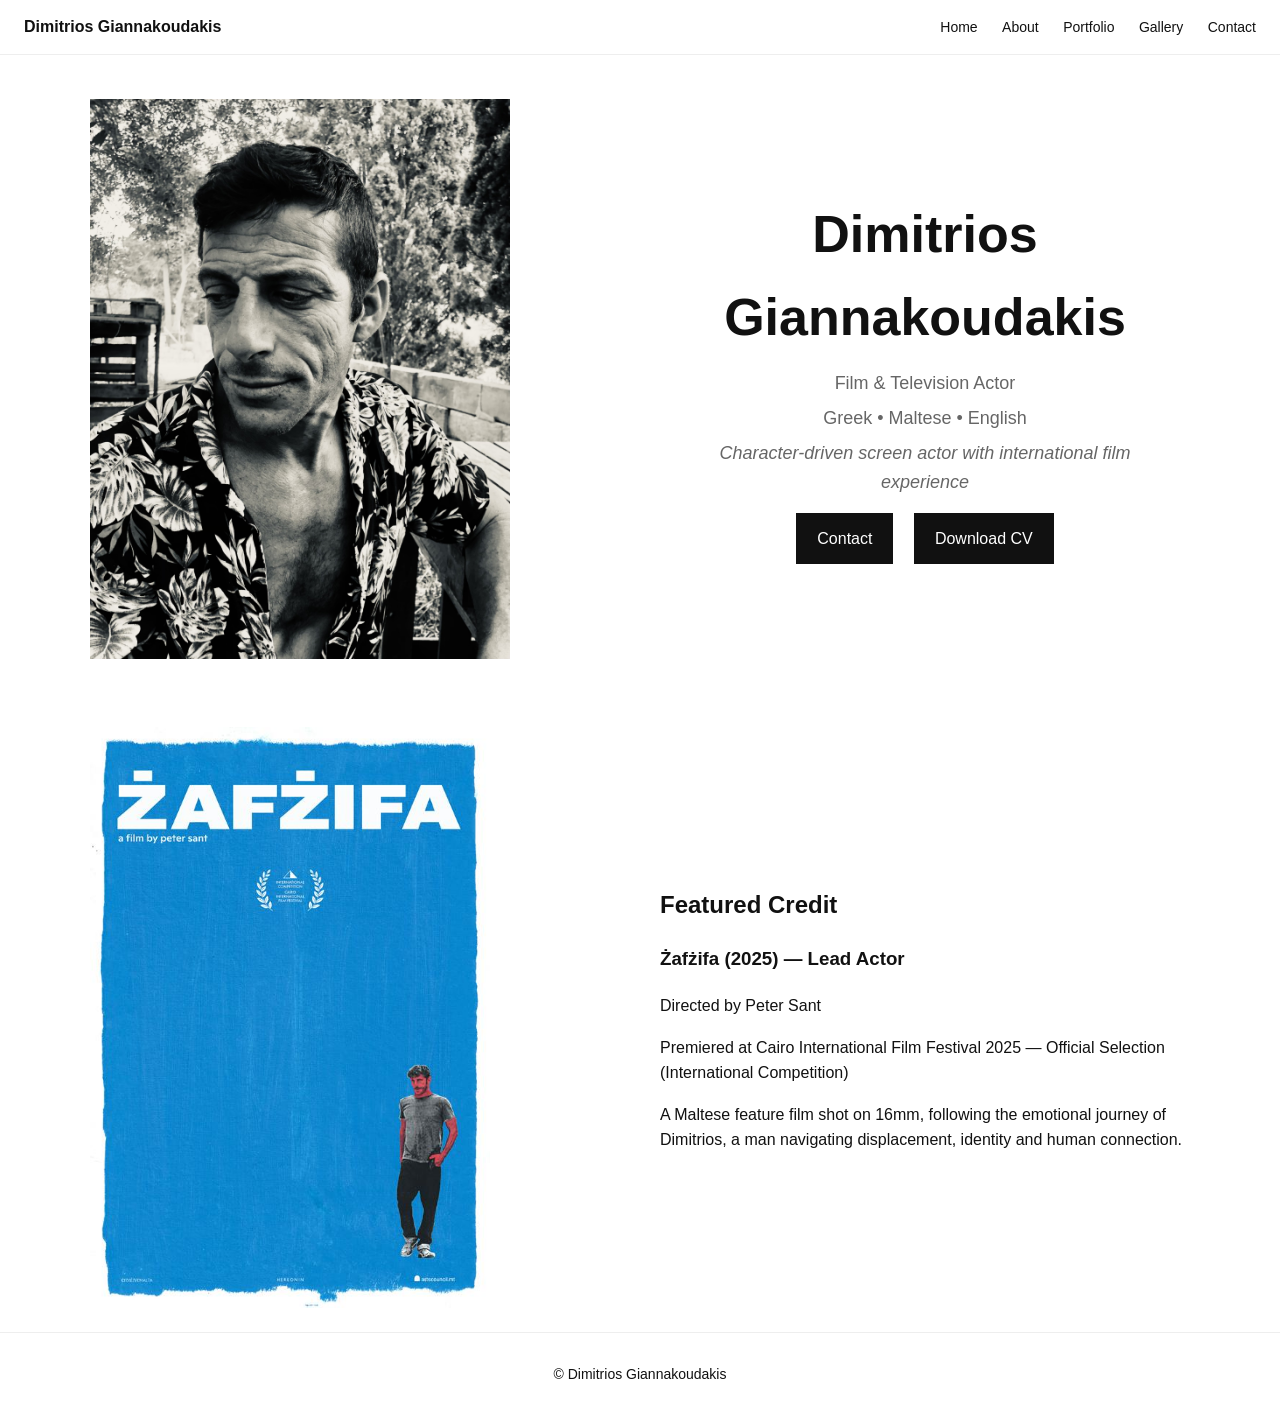
<file: index.html>
<!DOCTYPE html>
<html>
<head>
  <title>Dimitrios Giannakoudakis</title>

  <!-- MOBILE VIEW -->
<meta name="viewport" content="width=device-width, initial-scale=1.0">
 
    <link rel="stylesheet" href="style.css">
</head>

<body>

<nav>
  <div><strong>Dimitrios Giannakoudakis</strong></div>
  <div>
    <a href="index.html">Home</a>
    <a href="about.html">About</a>
    <a href="portfolio.html">Portfolio</a>
    <a href="gallery.html">Gallery</a>
    <a href="contact.html">Contact</a>
  </div>
</nav>

<!-- HERO SECTION -->
<div class="container featured">

  <!-- LEFT: HEADSHOT -->
<div class="profile">
  <img src="images/profile.jpg" alt="Headshot">
</div>

  <!-- RIGHT: IDENTITY -->
  <div class="hero">
    <h1>Dimitrios Giannakoudakis</h1>
    <p>Film & Television Actor</p>
    <p>Greek • Maltese • English</p>

    <p><em>Character-driven screen actor with international film experience</em></p>

    <a class="btn primary" href="contact.html">Contact</a>
    <a class="btn primary" href="dimitrioscv.pdf" download>
    Download CV
</a>
  </div>

</div>

<!-- FEATURED CREDIT -->
<section class="container featured">

  <div class="film">
    <img src="images/zafzifa.jpg" alt="Zafzifa">
  </div>

  <div>
    <h2>Featured Credit</h2>
    <h3>Żafżifa (2025) — Lead Actor</h3>
    <p>Directed by Peter Sant</p>
    <p>Premiered at Cairo International Film Festival 2025 — Official Selection (International Competition)</p>
    <p>A Maltese feature film shot on 16mm, following the emotional journey of Dimitrios, a man navigating displacement, identity and human connection.
    </p>
  </div>

</section>

<footer>
  © Dimitrios Giannakoudakis
</footer>

</body>
</html>
</file>
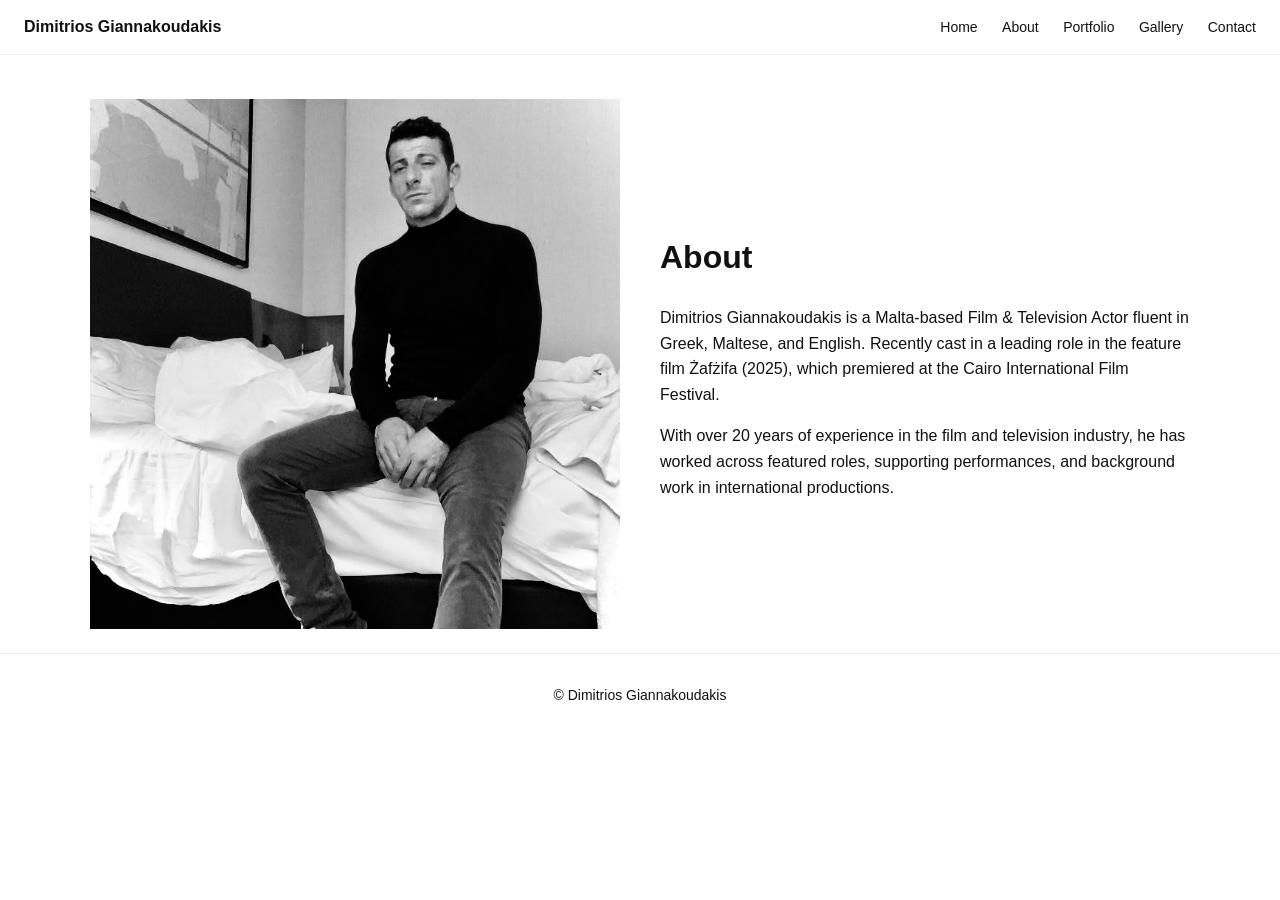
<file: about.html>
<!DOCTYPE html>
<html>
<head>
  <title>About - Dimitrios Giannakoudakis</title>
  <meta name="viewport" content="width=device-width, initial-scale=1.0">
  <link rel="stylesheet" href="style.css">
</head>

<body>

<nav>
  <div><strong>Dimitrios Giannakoudakis</strong></div>
  <div>
    <a href="index.html">Home</a>
    <a href="about.html">About</a>
    <a href="portfolio.html">Portfolio</a>
    <a href="gallery.html">Gallery</a>
    <a href="contact.html">Contact</a>
  </div>
</nav>

<div class="container featured">
  <img src="images/cairo.jpeg" alt="cairo">
  <div>
    <h1>About</h1>
    <p>
      Dimitrios Giannakoudakis is a Malta-based Film & Television Actor fluent in Greek, Maltese, and English. Recently cast in a leading role in the feature film Żafżifa (2025), which premiered at the Cairo International Film Festival.
    </p>

    <p>
      With over 20 years of experience in the film and television industry, he has worked across featured roles, supporting performances, and background work in international productions.
    </p>
  </div>
</div>

<footer>© Dimitrios Giannakoudakis</footer>

</body>
</html>
</file>
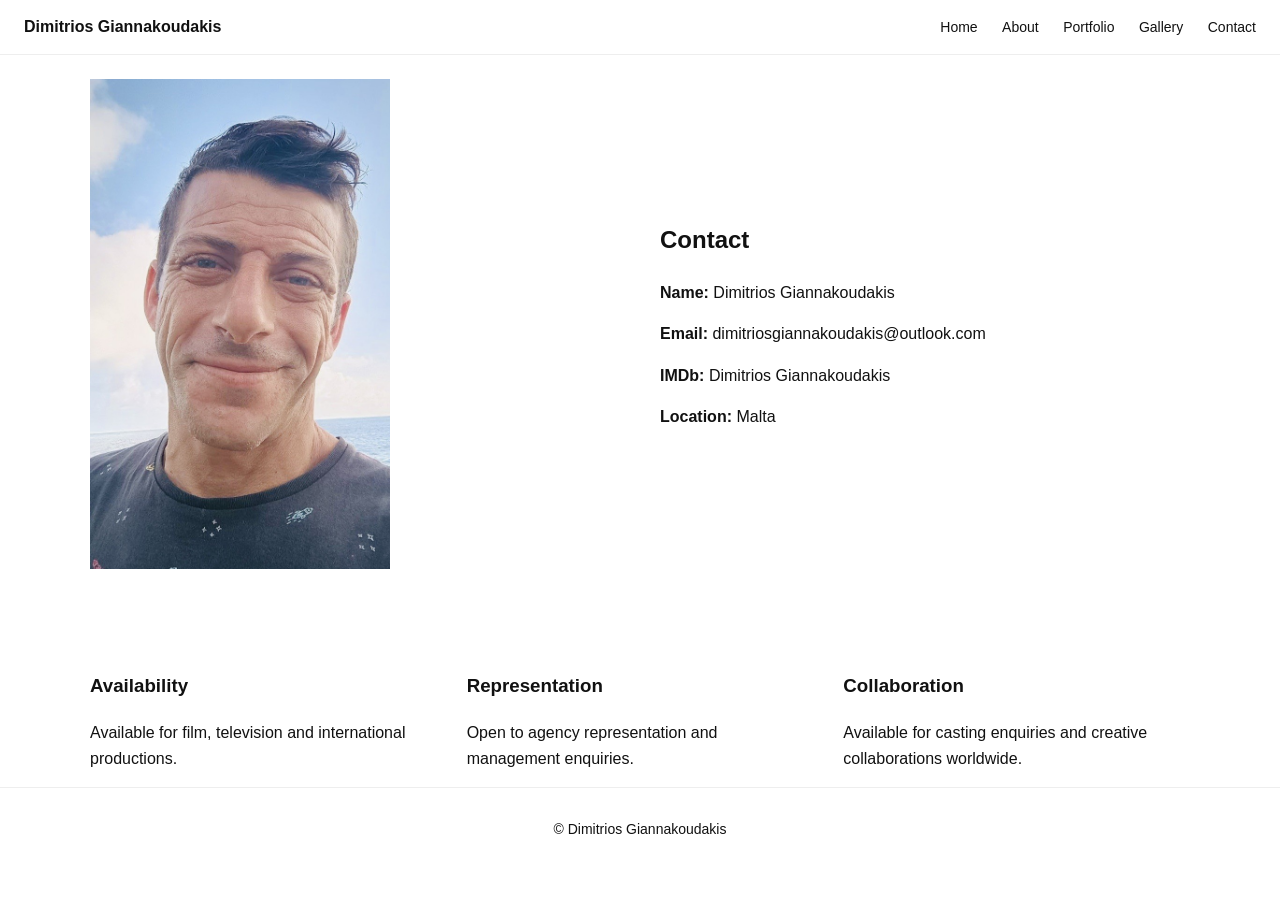
<file: contact.html>
<!DOCTYPE html>
<html>
<head>
  <title>Contact</title>
<meta name="viewport" content="width=device-width, initial-scale=1.0">
  <link rel="stylesheet" href="style.css">
</head>

<body>

<nav>
  <div><strong>Dimitrios Giannakoudakis</strong></div>
  <div>
    <a href="index.html">Home</a>
    <a href="about.html">About</a>
    <a href="portfolio.html">Portfolio</a>
    <a href="gallery.html">Gallery</a>
    <a href="contact.html">Contact</a>
  </div>
</nav>

<div class="container contact">

<!-- LEFT: PHOTO -->
    <div class="contact-photo">
        <img src="images/contactc.jpg" alt="Dimitrios Giannakoudakis">
    </div>

<!-- RIGHT: CONTACT INFO -->
    <div class="contact-info">
        <h2>Contact</h2>

<p><strong>Name:</strong> Dimitrios Giannakoudakis</p>
<p><strong>Email:</strong><a href="mailto:dimitriosgiannakoudakis@outlook.com">
    dimitriosgiannakoudakis@outlook.com
  </a></p>
<p><strong>IMDb:</strong><a href="https://www.imdb.com/name/nm6371882/"target="_blank"> Dimitrios Giannakoudakis</a></p>
<p><strong>Location:</strong> Malta</p>
  </div>

</div>

    <!-- CONTACT FOOTER BLOCK (OUTSIDE GRID) -->
<div class="contact-footer">

    <div class="contact-block">
        <h3>Availability</h3>
        <p>Available for film, television and international productions.</p>
    </div>

    <div class="contact-block">
        <h3>Representation</h3>
        <p>Open to agency representation and management enquiries.</p>
    </div>

    <div class="contact-block">
        <h3>Collaboration</h3>
        <p>Available for casting enquiries and creative collaborations worldwide.</p>
    </div>

</div>

<footer>
    © Dimitrios Giannakoudakis
</footer>

</body>
</html>
</file>
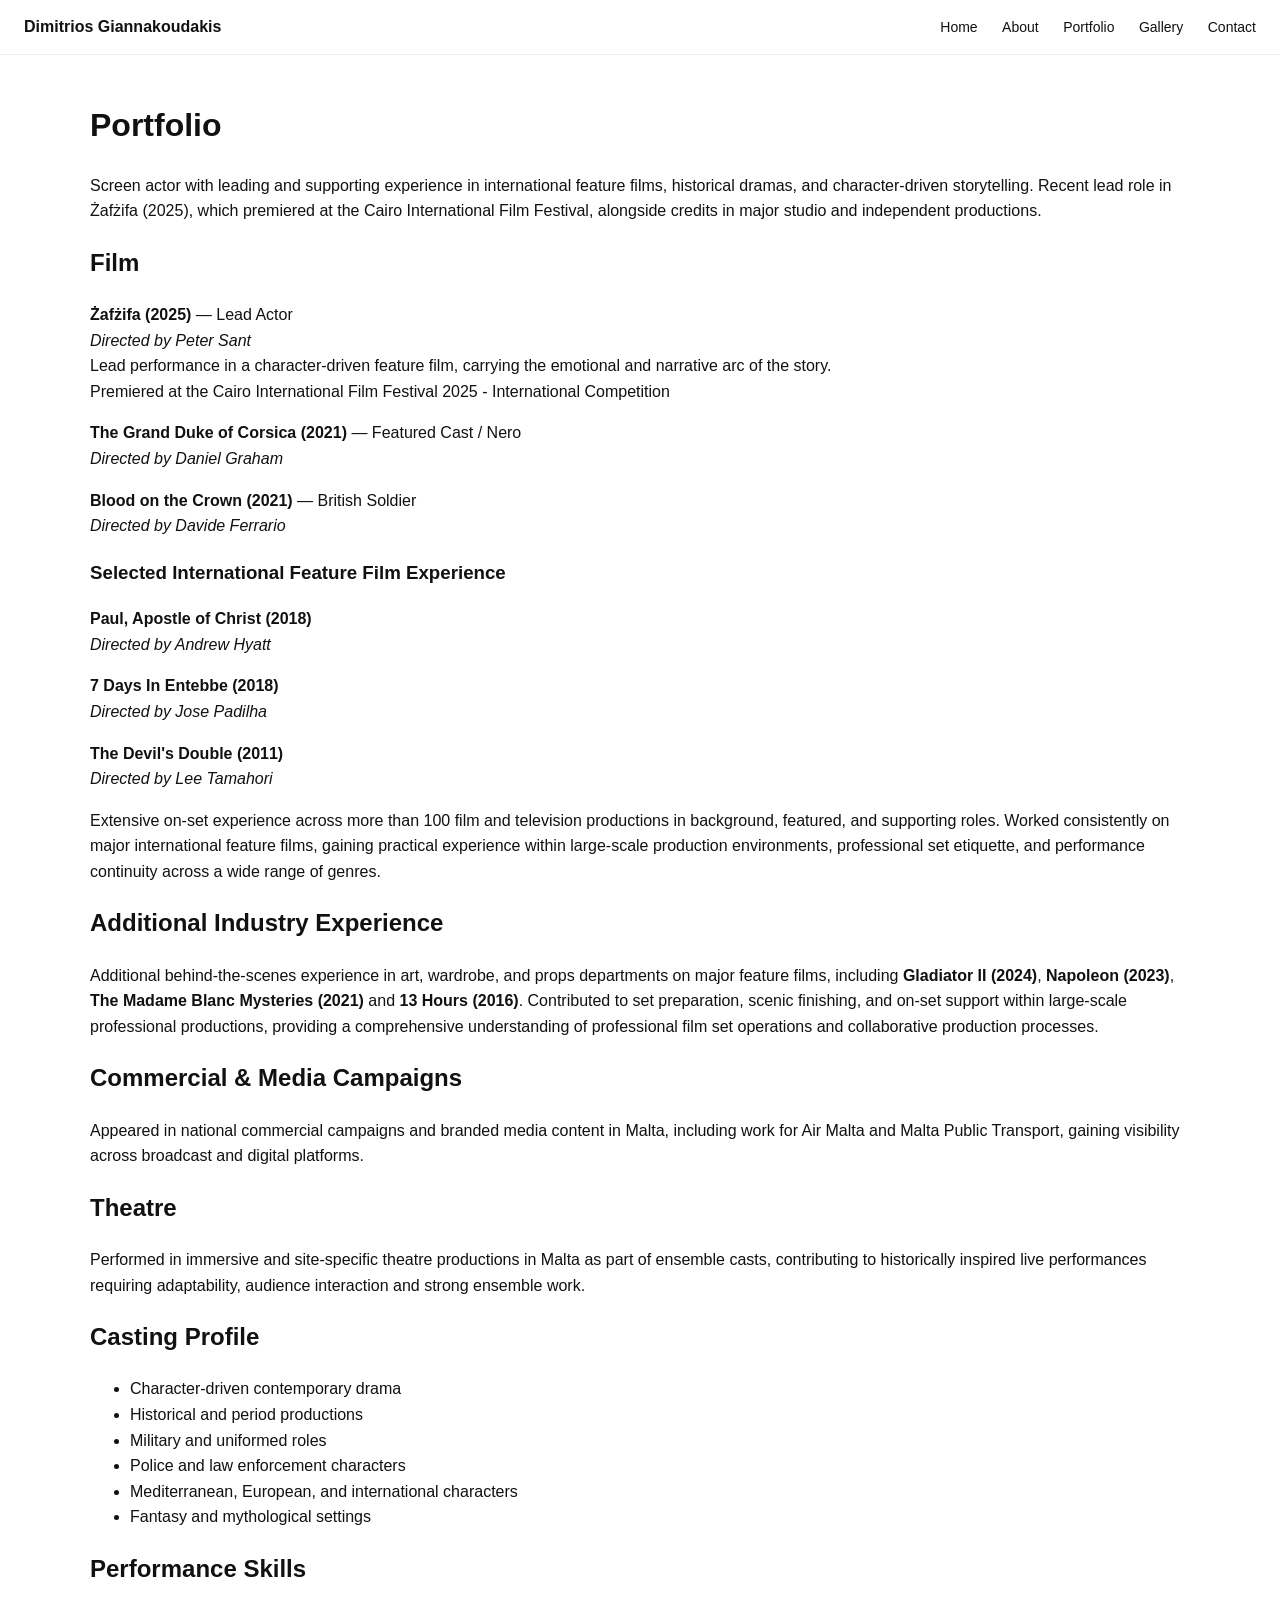
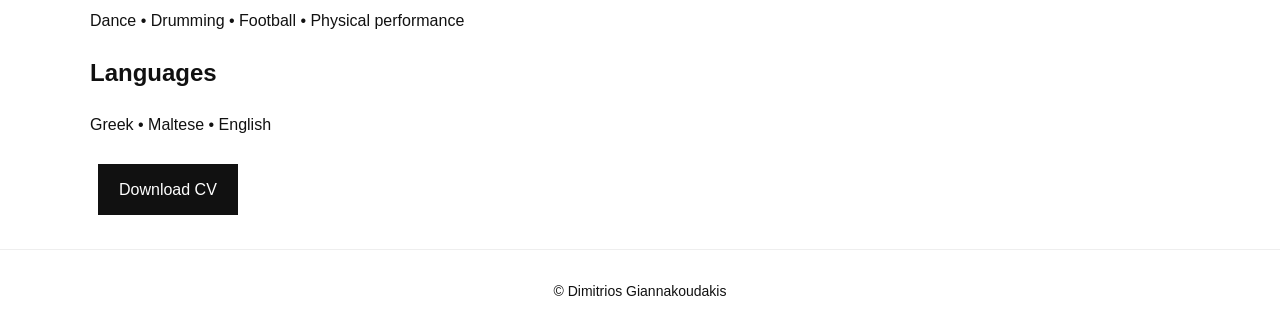
<file: portfolio.html>
<!DOCTYPE html>
<html>
<head>
  <title>Portfolio</title>
	<meta name="viewport" content="width=device-width, initial-scale=1.0">
  <link rel="stylesheet" href="style.css">
</head>

<body>

<nav>
  <div><strong>Dimitrios Giannakoudakis</strong></div>
  <div>
    <a href="index.html">Home</a>
    <a href="about.html">About</a>
    <a href="portfolio.html">Portfolio</a>
    <a href="gallery.html">Gallery</a>
    <a href="contact.html">Contact</a>
  </div>
</nav>

<div class="container">

<h1>Portfolio</h1>
<p>Screen actor with leading and supporting experience in international feature films, historical dramas, and character-driven storytelling. Recent lead role in Żafżifa (2025), which premiered at the Cairo International Film Festival, alongside credits in major studio and independent productions.</p>

<h2>Film</h2>

	<p><strong><a href="https://www.imdb.com/title/tt29041988/" 	target="_blank">
  	Żafżifa (2025) </a></strong> — Lead Actor<br>
	<em>Directed by Peter Sant</em><br>
	Lead performance in a character-driven feature film, carrying the 	emotional and narrative arc of the story.<br>
	Premiered at the Cairo International Film Festival 2025 - 	International Competition</p>

	<p><strong><a href="https://www.imdb.com/title/tt8400856/"
	target="_blank">The Grand Duke of Corsica (2021)</a></strong> — 	Featured Cast / Nero<br>
	<em>Directed by Daniel Graham</em></p>

	<p><strong><a href="https://www.imdb.com/title/tt10951288/"
	target="_blank">Blood on the Crown (2021)</a></strong> — British 	Soldier<br>
	<em>Directed by Davide Ferrario</em></p>

<h3>Selected International Feature Film Experience</h3>

	<p><strong><a href="https://www.imdb.com/title/tt7388562/"
	target="_blank">Paul, Apostle of Christ (2018)</a></strong><br>
	<em>Directed by Andrew Hyatt</em></p>

	<p><strong><a href="https://www.imdb.com/title/tt5466186/"
	target="_blank">7 Days In Entebbe (2018)</a></strong><br>
	<em>Directed by Jose Padilha</em></p>

	<p><strong><a href="https://www.imdb.com/title/tt1270262/"
	target="_blank">The Devil's Double (2011)</a></strong><br>
	<em>Directed by Lee Tamahori</em></p>

<p>Extensive on-set experience across more than 100 film and television productions in background, featured, and supporting roles. Worked consistently on major international feature films, gaining practical experience within large-scale production environments, professional set etiquette, and performance continuity across a wide range of genres.</p>

<h2>Additional Industry Experience</h2>
	<p>Additional behind-the-scenes experience in art, wardrobe, and props departments on major feature films, including <strong><a href="https://www.imdb.com/title/tt9218128/"target="_blank">Gladiator II (2024)</a></strong>, <strong><a href="https://www.imdb.com/title/tt13287846/"target="_blank">Napoleon (2023)</a></strong>, <strong><a href="https://www.imdb.com/title/tt15499118/"target="_blank">The Madame Blanc Mysteries (2021)</a></strong> and <strong><a href="https://www.imdb.com/title/tt4172430/"target="_blank">13 Hours (2016)</a></strong>. Contributed to set preparation, scenic finishing, and on-set support within large-scale professional productions, providing a comprehensive understanding of professional film set operations and collaborative production processes.</p>

<h2>Commercial & Media Campaigns</h2>
Appeared in national commercial campaigns and branded media content in Malta, including work for Air Malta and Malta Public Transport, gaining visibility across broadcast and digital platforms.

<h2>Theatre</h2>
<p>Performed in immersive and site-specific theatre productions in Malta as part of ensemble casts, contributing to historically inspired live performances requiring adaptability, audience interaction and strong ensemble work.</p>

<h2>Casting Profile</h2>
<ul>
<li>Character-driven contemporary drama</li>
<li>Historical and period productions</li>
<li>Military and uniformed roles</li>
<li>Police and law enforcement characters</li>
<li>Mediterranean, European, and international characters</li>
<li>Fantasy and mythological settings</li>
</ul>

<h2>Performance Skills</h2>
<p>Dance • Drumming • Football • Physical performance</p>

<h2>Languages</h2>
<p>Greek • Maltese • English</p>

<a class="btn primary" href="dimitrioscv.pdf" download>
    Download CV 
</a>
	
</div>

<footer>© Dimitrios Giannakoudakis</footer>

</body>
</html>
</file>
<file: style.css>
/* ===== BASE ===== */
	body {
  		margin: 0;
  		padding: 0;
  		font-family: Inter, Arial, sans-serif;
 		background: #ffffff;
  		color: #111;
  		line-height: 1.6;
	}

	a {
 		color: inherit;
  		text-decoration: none;
	}

/* ===== LAYOUT ===== */
	.container {
 		max-width: 1100px;
  		margin: 0 auto;
  		padding: 24px 24px; /* reduced from 80px → FIXES BIG GAP */
	}


/* ===== NAV ===== */
	nav {
  		display: flex;
  		justify-content: space-between;
  		align-items: center;
 		padding: 14px 24px; /* reduced for tighter top area */
  		border-bottom: 1px solid #eee;
		}

	nav a {
  		margin-left: 20px;
  		font-size: 14px;
	}

/* ===== HERO ===== */
	.hero {
 		text-align: center;
		  padding: 40px 24px; /* reduced from 120px → FIXES MAIN GAP */
	}

	.hero h1 {
  		font-size: 52px;
  		margin: 10px 0;
	}

	.hero p {
 		font-size: 18px;
  		color: #666;
 		margin: 6px 0; /* tighter spacing */
	}

/* ===== BUTTONS ===== */
	.btn {
 		display: inline-block;
  		padding: 12px 20px;
 		margin: 10px 8px;
  		border: 1px solid #111;
  		cursor: pointer;
  		transition: 0.3s;
	}

	.btn.primary {
 		background: #111;
  		color: #fff;
	}

	.btn:hover {
  		opacity: 0.8;
	}

/* ===== SECTIONS ===== */
	section {
  		margin-bottom: 60px; /* slightly reduced */
	}

/* ===== FEATURED CREDIT ===== */
	.featured {
  		display: grid;
  		grid-template-columns: 1fr 1fr;
  		gap: 40px;
  		align-items: center;
  		margin-top: 20px;
	}

/* FEATURED LAYOUT (2-column container only) */
	.featured {
 		display: grid;
  		grid-template-columns: 1fr 1fr;
  		gap: 40px;
  		align-items: center;
	}

/* DEFAULT IMAGES (SAFE RULE) */
	.featured img {
  		width: 100%;
  		height: auto;
  		display: block;
	}

/* PROFILE IMAGE ONLY (HEADSHOT CONTROL) */
	.profile img {
  		width: 100%;
 		max-width: 420px;
  		height: auto;
  		display: block;
  		object-fit: cover;
	}

/* ZAFŻIFA FEATURE IMAGE */
	.film img {
 		width: 80%;
  		max-width: 400px;
  		height: auto;
  		display: block;
	}

/* PROFILE IMAGE ONLY (HOME + ABOUT) */
	.hero img,
	.about img {
  		max-width: 260px;
  		width: 100%;
  		height: auto;
  		object-fit: cover;
  		border-radius: 2px;
	}

/* CONTACT LAYOUT */
	.contact {
   		display: grid;
    	grid-template-columns: 1fr 1fr;
    	gap: 40px;
    	align-items: center;
	}

/* CONTACT IMAGE */
	.contact-photo img {
    	max-width: 300px;
    	height: auto;
    	display: block;
    	object-fit: cover;
	}

/* CONTACT AVAILBILITY */
	.contact-footer {
    	max-width: 1100px;
    	margin: 60px auto 0 auto;
    	padding: 0 24px;
    	display: grid;
    	grid-template-columns: repeat(3, 1fr);
    	gap: 30px;
	}

/* ===== GRID (GALLERY) ===== */
	.grid {
  	display: grid;
  	grid-template-columns: repeat(3, 1fr);
  	gap: 14px;
	}

/* ===== IMAGES ===== */
	.grid img {
 	 width: 100%;
  	height: 450px;
  	object-fit: cover;
  	display: block;
  	transition: transform 0.4s ease;
	}

	.grid img:hover {
  	transform: scale(1.02);
	}

/* ===== FOOTER ===== */
	footer {
 	 	text-align: center;
  		padding: 30px;
  		border-top: 1px solid #eee;
  		font-size: 14px;
	}

/* ===== MOBILE VIEW ===== */
@media (max-width: 768px) {

/* Navigation */
    nav {
        flex-direction: column;
        gap: 15px;
        text-align: center;
    }

    nav div:last-child {
        display: flex;
        flex-wrap: wrap;
        justify-content: center;
        gap: 15px;
    }

    nav a {
        margin: 0;
    }

/* Hero and two-column layouts */
    .contact,
	.featured {
    	grid-template-columns: 1fr;
    	align-items: center;
    	gap: 20px;
    	text-align: initial;
	}

/* IMAGES */
/* ===== PROFILE (HOME HEADSHOT) ===== */
	.profile {
 	 	display: flex;
		flex-direction: column;
  		justify-content: center;
  		align-items: center;
	}

	.profile img {
  		width: 100%;
  		max-width: 280px;
  		height: auto;
  		display: block;
  		object-fit: cover;
		align-items: center;
	}
	
/* ===== HERO (TEXT BLOCK) ===== */
	.hero {
  		display: flex;
  		flex-direction: column;
  		justify-content: center;
  		align-items: center;
  		text-align: center;
	}

/* ===== FILM FEATURE IMAGE ===== */
	.film {
  		display: flex;
		flex-direction: column;
  		justify-content: center;
  		align-items: center;
  		margin: 30px auto;
	}

	.film img {
  		width: 100%;
  		max-width: 500px;
  		height: auto;
  		display: block;
  		object-fit: cover;
	}

/* ===== CONTACT IMAGE ===== */
	.contact-photo {
  		display: flex;
  		justify-content: center;
  		align-items: center;
	}
	.contact-photo img {
 		width: 100%;
  		max-width: 250px;
  		height: auto;
  		display: block;
  		object-fit: cover;
	}

	.contact-info {
    	text-align: left;
 		width: 100%;
	}

/* Contact footer blocks */
	.contact-footer {
    display: flex;
    flex-direction: column;
    justify-content: center;
    align-items: center;
    gap: 20px;
    width: 100%;
    padding: 0 20px;
    box-sizing: border-box;
    text-align: center;
}

.contact-block {
    width: 100%;
    max-width: 420px;
    box-sizing: border-box;
}

/* Headings */
    .hero h1 {
        font-size: 36px;
    	}

    .hero p {
        font-size: 16px;
    	}

/* Gallery grid */
    .grid {
        grid-template-columns: 1fr;
    	}

/* Slideshow */
    .slideshow {
        max-width: 90%;
        height: 400px;
    }
	
/* Container padding */
    .container {
        padding: 20px;
    	}
	}
</file>
